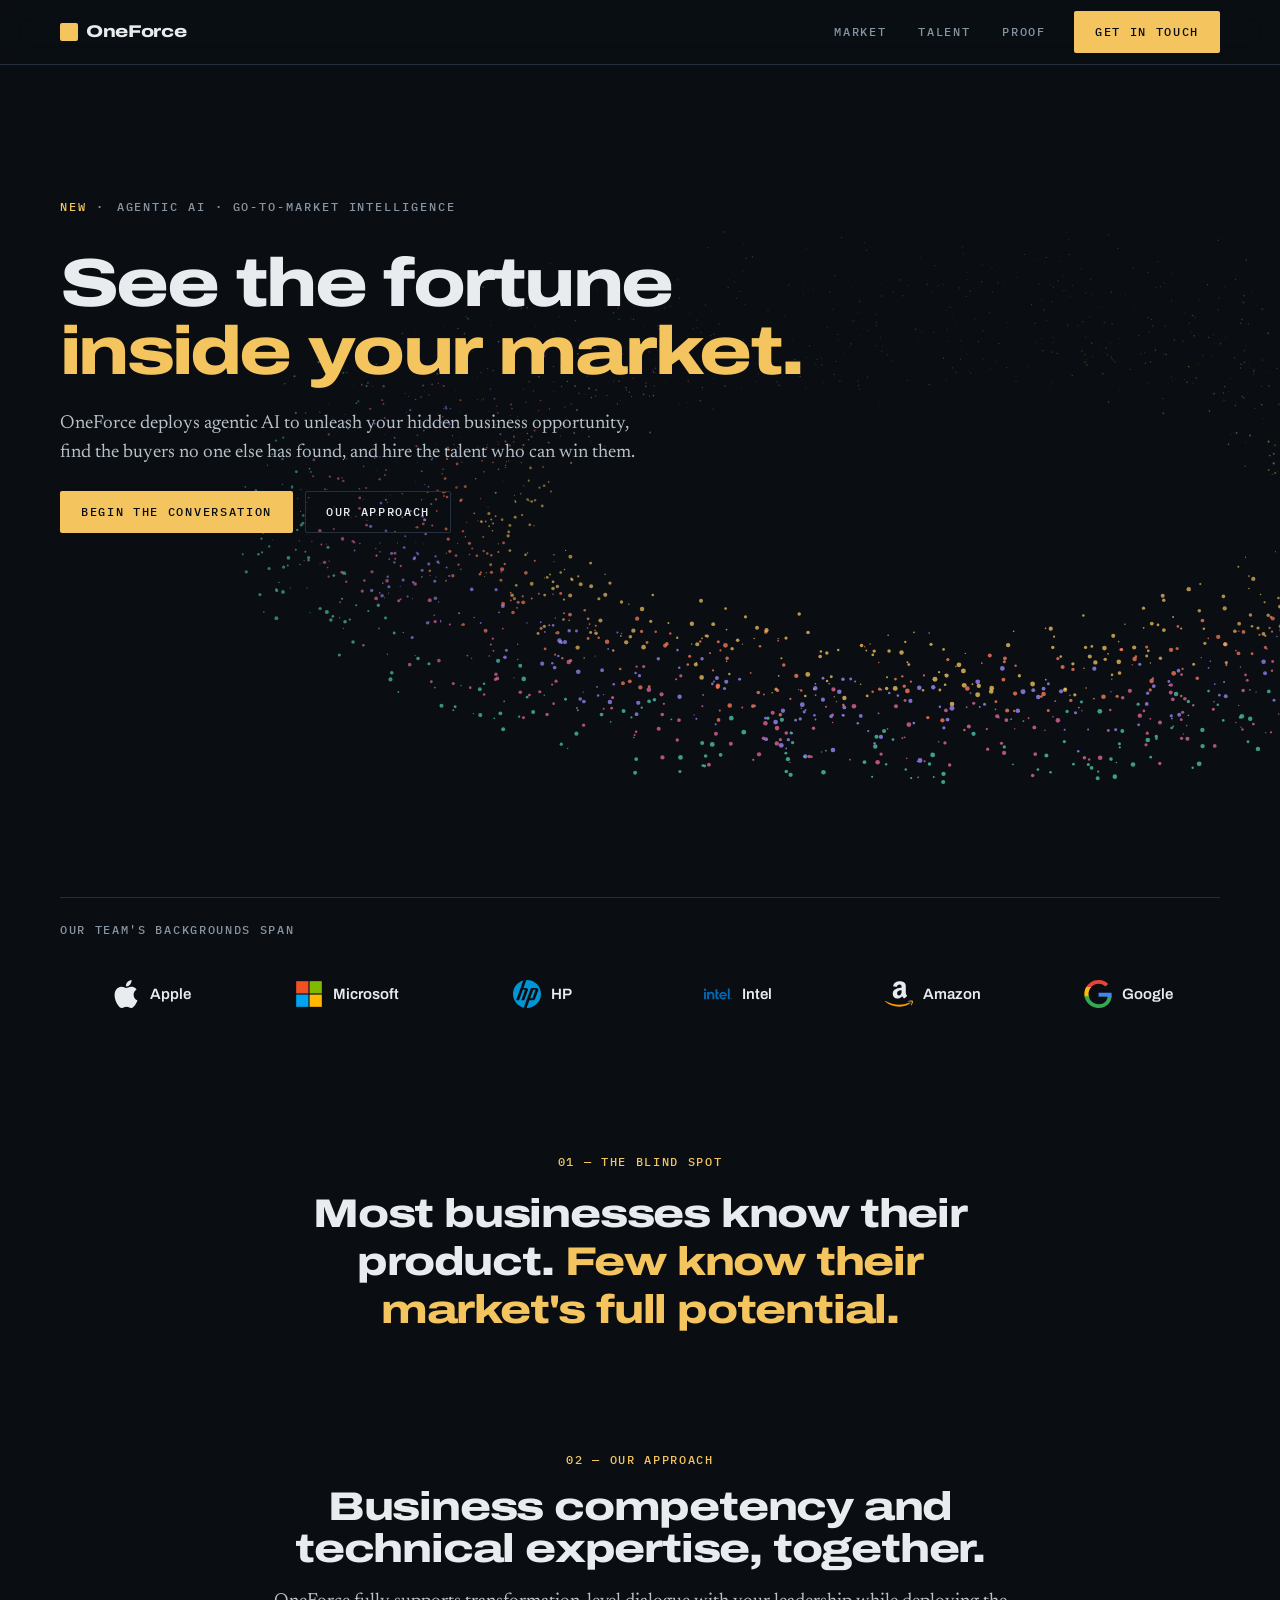
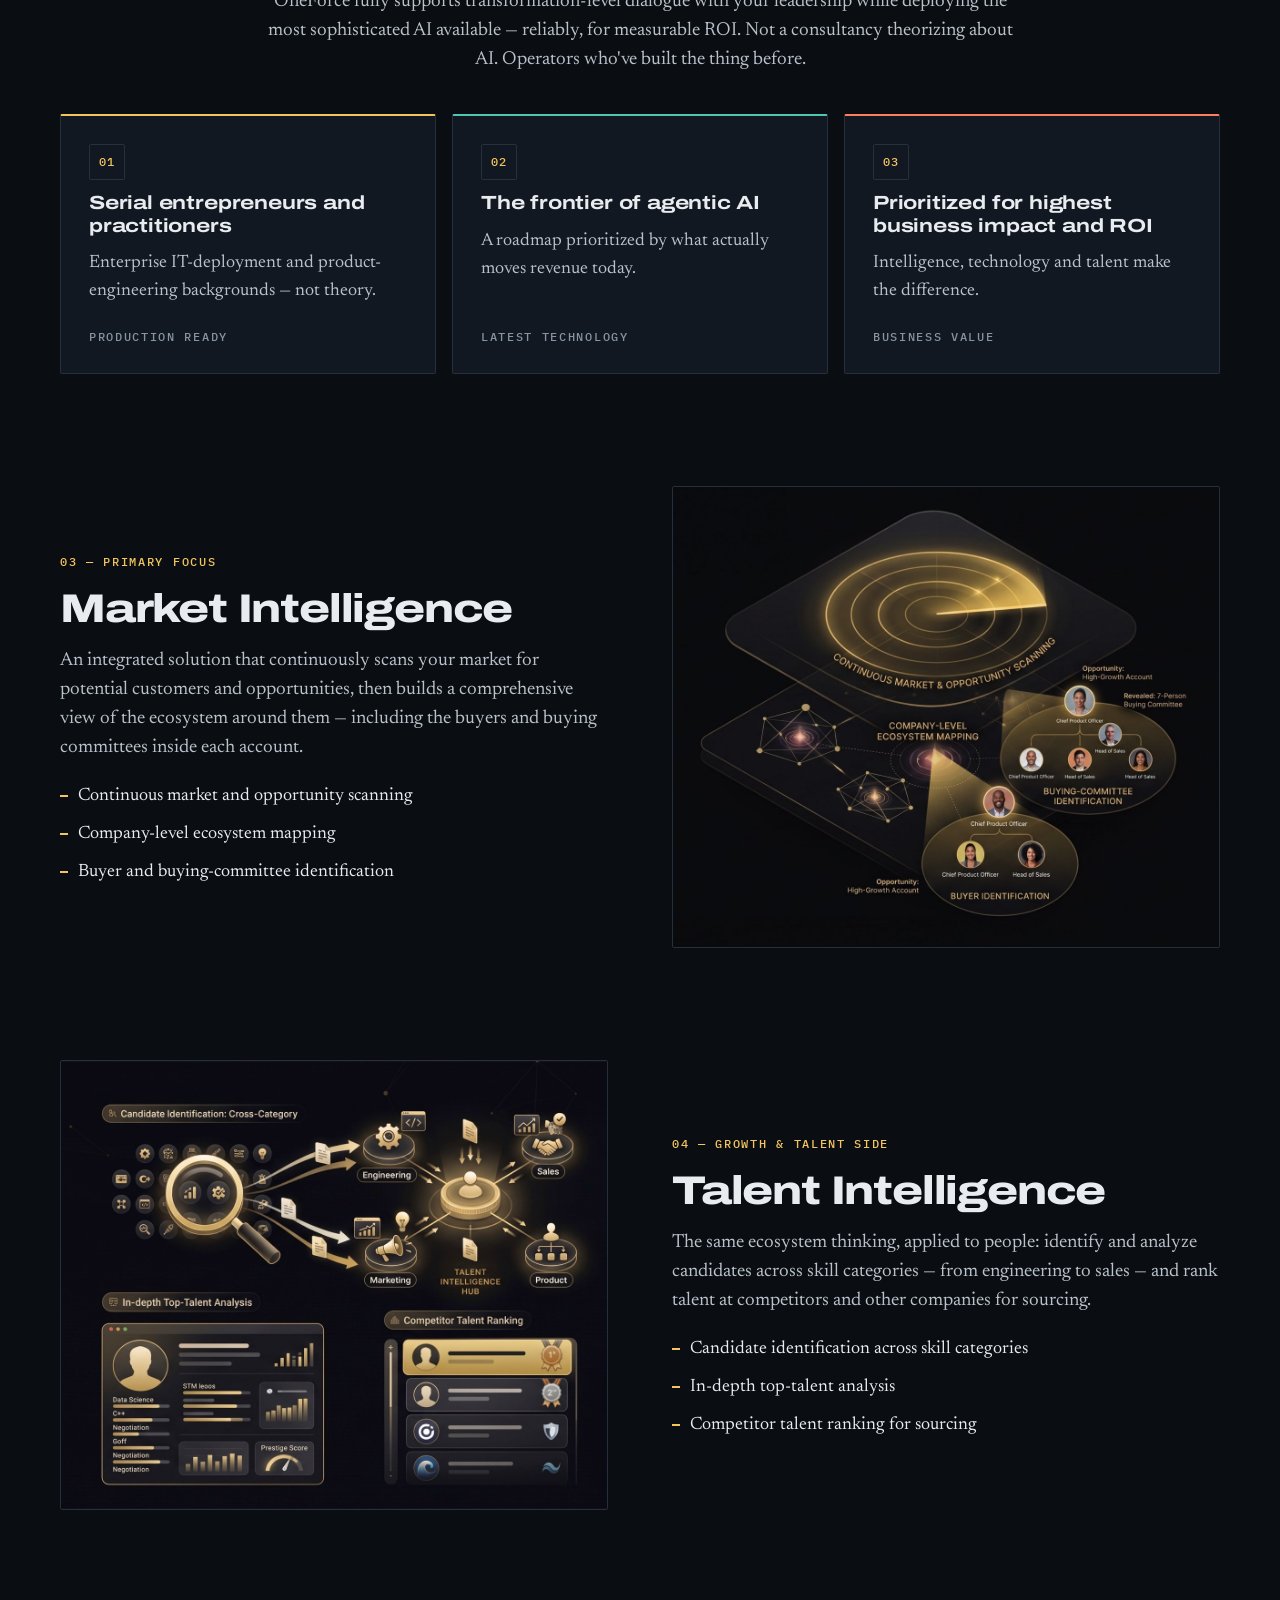
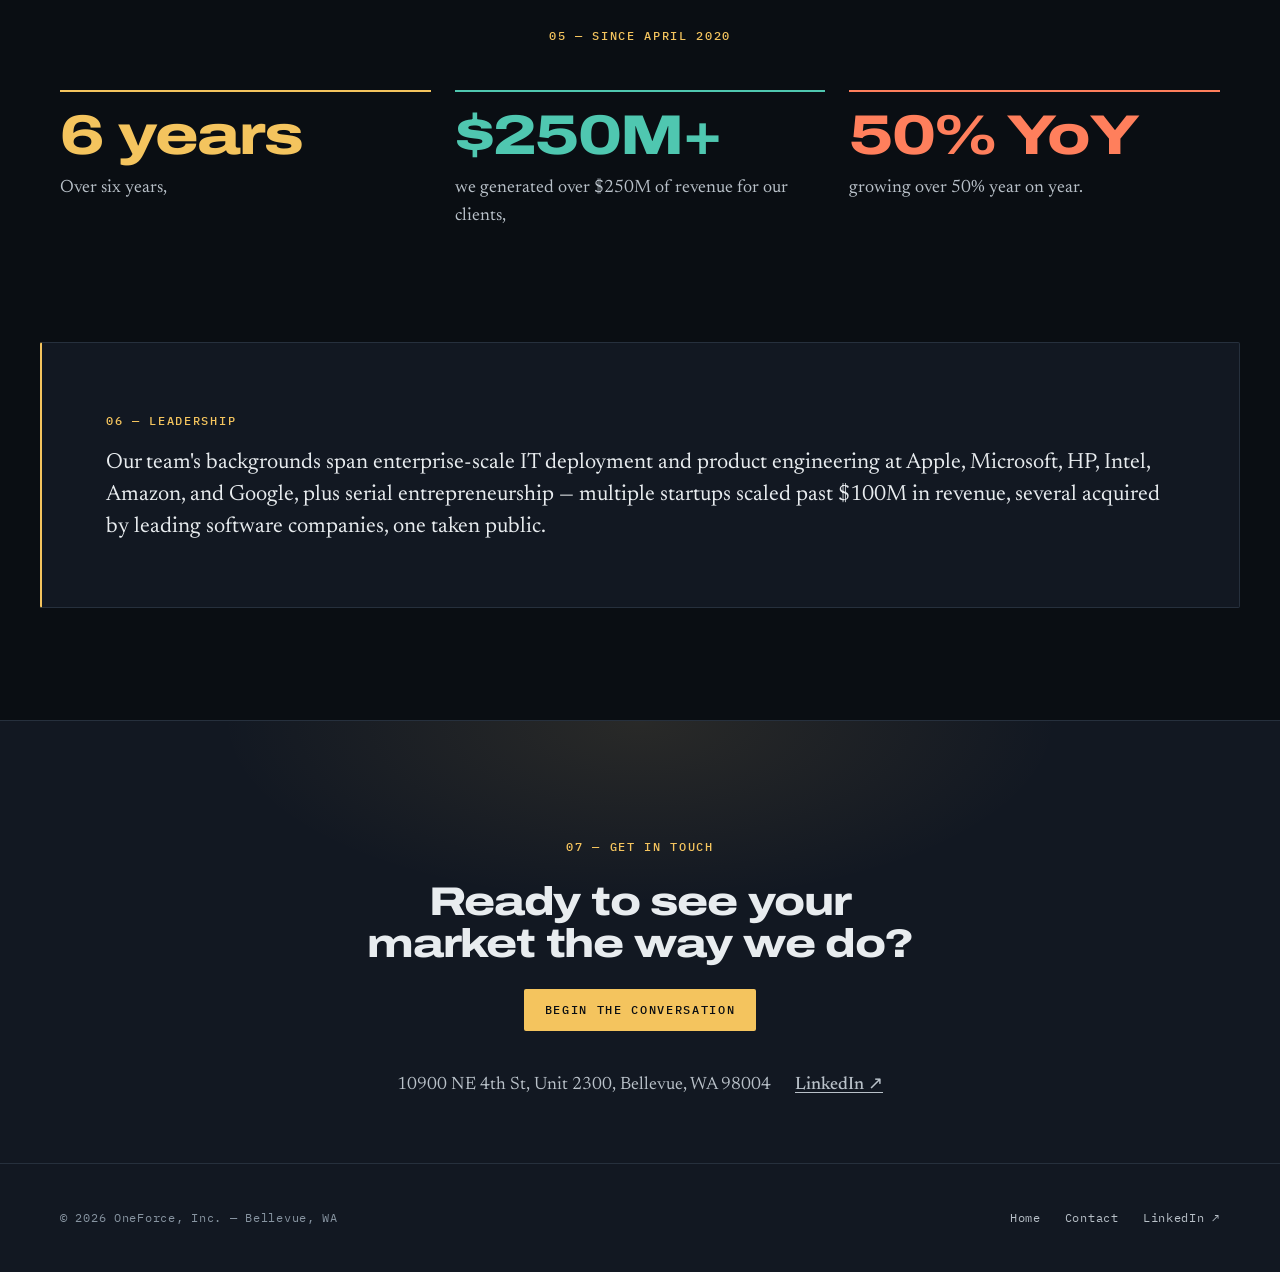
<file: index.html>
<!doctype html>
<html lang="en">
<head>
<meta charset="utf-8" />
<meta name="viewport" content="width=device-width, initial-scale=1" />
<title>OneForce — See the fortune inside your market</title>
<link rel="icon" type="image/svg+xml" href="favicon.svg" />
<meta name="description" content="OneForce deploys agentic AI to map your market's hidden opportunity, and the talent to capture it." />
<meta property="og:type" content="website" />
<meta property="og:title" content="OneForce — See the fortune inside your market" />
<meta property="og:description" content="OneForce deploys agentic AI to map your market's hidden opportunity, and the talent to capture it." />
<meta property="og:image" content="og-image.png" />
<meta name="twitter:card" content="summary_large_image" />
<link rel="preconnect" href="https://fonts.googleapis.com" />
<link rel="preconnect" href="https://fonts.gstatic.com" crossorigin />
<link href="https://fonts.googleapis.com/css2?family=Archivo:wdth,wght@62..125,400..900&family=Newsreader:ital,opsz,wght@0,6..72,400..600;1,6..72,400&family=IBM+Plex+Mono:wght@400;500&display=swap" rel="stylesheet" />
<link rel="stylesheet" href="styles.css" />
<script>(function(){try{var m=localStorage.getItem('of-theme');}catch(e){}})()</script>
<meta name="color-scheme" content="dark" />
</head>
<body>
<div class="bar" id="bar" aria-hidden="true"></div>
<a class="skip" href="#main">Skip to content</a>
<header class="nav"><div class="wrap">
  <a class="brand" href="index.html"><i aria-hidden="true"></i>OneForce</a>
  <a href="#intelligence" class="l">Market</a>
  <a href="#talent" class="l">Talent</a>
  <a href="#proof" class="l">Proof</a>
  <a href="contact.html" class="btn btn-dark">Get in touch</a>
<div class="theme" role="group" aria-label="Colour theme">
    <button type="button" data-mode="light" aria-pressed="false" aria-label="Light theme" title="Light"><svg viewBox="0 0 24 24" aria-hidden="true"><circle cx="12" cy="12" r="4"/><path d="M12 2v2M12 20v2M4.9 4.9l1.4 1.4M17.7 17.7l1.4 1.4M2 12h2M20 12h2M4.9 19.1l1.4-1.4M17.7 6.3l1.4-1.4"/></svg></button>
    <button type="button" data-mode="system" aria-pressed="false" aria-label="System theme" title="System"><svg viewBox="0 0 24 24" aria-hidden="true"><rect x="3" y="4" width="18" height="12" rx="2"/><path d="M8 20h8M12 16v4"/></svg></button>
    <button type="button" data-mode="dark" aria-pressed="false" aria-label="Dark theme" title="Dark"><svg viewBox="0 0 24 24" aria-hidden="true"><path d="M20 14.5A8 8 0 0 1 9.5 4a8 8 0 1 0 10.5 10.5z"/></svg></button>
  </div>
</div></header>
<main id="main">

<section class="hero wrap" data-od-id="hero">
  <canvas id="field" aria-hidden="true"></canvas>
  <span class="eyebrow"><b>New</b>Agentic AI · Go-to-market intelligence</span>
  <h1>See the fortune <em>inside your market.</em></h1>
  <p class="lede">OneForce deploys agentic AI to unleash your hidden business opportunity, find the buyers no one else has found, and hire the talent who can win them.</p>
  <div class="actions">
    <a href="contact.html" class="btn btn-dark">Begin the conversation</a>
    <a href="#approach" class="btn btn-light">Our approach</a>
  </div>
</section>

<section class="band wrap" data-od-id="credibility" aria-labelledby="lead-h">
  <div class="strip">
    <p class="tag" id="lead-h">Our team's backgrounds span</p>
    <div class="logos"><div class="logo-item"><svg viewBox="0 0 24 24" aria-hidden="true" focusable="false"><path fill="currentColor" d="M12.152 6.896c-.948 0-2.415-1.078-3.96-1.04-2.04.027-3.91 1.183-4.961 3.014-2.117 3.675-.546 9.103 1.519 12.09 1.013 1.454 2.208 3.09 3.792 3.039 1.52-.065 2.09-.987 3.935-.987 1.831 0 2.35.987 3.96.948 1.637-.026 2.676-1.48 3.676-2.948 1.156-1.688 1.636-3.325 1.662-3.415-.039-.013-3.182-1.221-3.22-4.857-.026-3.04 2.48-4.494 2.597-4.559-1.429-2.09-3.623-2.324-4.39-2.376-2-.156-3.675 1.09-4.61 1.09zM15.53 3.83c.843-1.012 1.4-2.427 1.245-3.83-1.207.052-2.662.805-3.532 1.818-.78.896-1.454 2.338-1.273 3.714 1.338.104 2.715-.688 3.559-1.701"/></svg><span>Apple</span></div><div class="logo-item"><svg viewBox="0 0 24 24" aria-hidden="true" focusable="false"><path fill="#F25022" d="M1 1h10.5v10.5H1z"/><path fill="#7FBA00" d="M12.5 1H23v10.5H12.5z"/><path fill="#00A4EF" d="M1 12.5h10.5V23H1z"/><path fill="#FFB900" d="M12.5 12.5H23V23H12.5z"/></svg><span>Microsoft</span></div><div class="logo-item"><svg viewBox="0 0 24 24" aria-hidden="true" focusable="false"><path fill="#0096D6" d="M12.0069 24h-.3572l2.459-6.7453h3.3796c.5907 0 1.2364-.4533 1.4424-1.0166l2.6652-7.3085c.4396-1.1952-.2473-2.1706-1.525-2.1706h-4.6983l-3.929 10.798-2.2255 6.127C3.929 22.434 0 17.6806 0 12.007 0 6.498 3.7092 1.8546 8.7647.4396L6.4705 6.759 2.6514 17.2547h2.5415L8.4488 8.339h1.9095l-3.2558 8.9158H9.644l3.0223-8.3251c.4396-1.1952-.2473-2.1706-1.525-2.1706h-2.143l2.459-6.7453C11.636 0 11.8145 0 11.9931 0 18.6285 0 24 5.3715 24 12.007c.0137 6.6216-5.3578 11.993-11.9931 11.993zM19.2742 8.325h-1.9096l-2.6789 7.336h1.9096l2.6789-7.336z"/></svg><span>HP</span></div><div class="logo-item"><svg viewBox="0 0 24 24" aria-hidden="true" focusable="false"><path fill="#0068B5" d="M20.42 7.345v9.18h1.651v-9.18zM0 7.475v1.737h1.737V7.474zm9.78.352v6.053c0 .513.044.945.13 1.292.087.34.235.618.44.828.203.21.475.359.803.451.334.093.754.136 1.255.136h.216v-1.533c-.24 0-.445-.012-.593-.037a.672.672 0 0 1-.39-.173.693.693 0 0 1-.173-.377 4.002 4.002 0 0 1-.037-.606v-2.182h1.193v-1.416h-1.193V7.827zm-3.505 2.312c-.396 0-.76.08-1.082.241-.327.161-.6.384-.822.668l-.087.117v-.902H2.658v6.256h1.639v-3.214c.018-.588.16-1.02.433-1.299.29-.297.642-.445 1.044-.445.476 0 .841.149 1.082.433.235.284.359.686.359 1.2v3.324h1.663V12.97c.006-.89-.229-1.595-.686-2.09-.458-.495-1.1-.742-1.917-.742zm10.065.006a3.252 3.252 0 0 0-2.306.946c-.29.29-.525.637-.692 1.033a3.145 3.145 0 0 0-.254 1.273c0 .452.08.878.241 1.274.161.395.39.742.674 1.032.284.29.637.526 1.045.693.408.173.86.26 1.342.26 1.397 0 2.262-.637 2.782-1.23l-1.187-.904c-.248.297-.841.699-1.583.699-.464 0-.847-.105-1.138-.321a1.588 1.588 0 0 1-.593-.872l-.019-.056h4.915v-.587c0-.451-.08-.872-.235-1.267a3.393 3.393 0 0 0-.661-1.033 3.013 3.013 0 0 0-1.02-.692 3.345 3.345 0 0 0-1.311-.248zm-16.297.118v6.256h1.651v-6.256zm16.278 1.286c1.132 0 1.664.797 1.664 1.255l-3.32.006c0-.458.525-1.255 1.656-1.261zm7.073 3.814a.606.606 0 0 0-.606.606.606.606 0 0 0 .606.606.606.606 0 0 0 .606-.606.606.606 0 0 0-.606-.606zm-.008.105a.5.5 0 0 1 .002 0 .5.5 0 0 1 .5.501.5.5 0 0 1-.5.5.5.5 0 0 1-.5-.5.5.5 0 0 1 .498-.5zm-.233.155v.699h.13v-.285h.093l.173.285h.136l-.18-.297a.191.191 0 0 0 .118-.056c.03-.03.05-.074.05-.136 0-.068-.02-.117-.063-.154-.037-.038-.105-.056-.185-.056zm.13.099h.154c.019 0 .037.006.056.012a.064.064 0 0 1 .037.031c.013.013.012.031.012.056a.124.124 0 0 1-.012.055.164.164 0 0 1-.037.031c-.019.006-.037.013-.056.013h-.154Z"/></svg><span>Intel</span></div><div class="logo-item"><svg viewBox="0 0 24 24" aria-hidden="true" focusable="false"><defs><clipPath id="amz-top"><rect x="0" y="0" width="24" height="17.6"/></clipPath><clipPath id="amz-bot"><rect x="0" y="17.6" width="24" height="7"/></clipPath></defs><path clip-path="url(#amz-top)" fill="currentColor" d="M.045 18.02c.072-.116.187-.124.348-.022 3.636 2.11 7.594 3.166 11.87 3.166 2.852 0 5.668-.533 8.447-1.595l.315-.14c.138-.06.234-.1.293-.13.226-.088.39-.046.525.13.12.174.09.336-.12.48-.256.19-.6.41-1.006.654-1.244.743-2.64 1.316-4.185 1.726a17.617 17.617 0 01-10.951-.577 17.88 17.88 0 01-5.43-3.35c-.1-.074-.151-.15-.151-.22 0-.047.021-.09.051-.13zm6.565-6.218c0-1.005.247-1.863.743-2.577.495-.71 1.17-1.25 2.04-1.615.796-.335 1.756-.575 2.912-.72.39-.046 1.033-.103 1.92-.174v-.37c0-.93-.105-1.558-.3-1.875-.302-.43-.78-.65-1.44-.65h-.182c-.48.046-.896.196-1.246.46-.35.27-.575.63-.675 1.096-.06.3-.206.465-.435.51l-2.52-.315c-.248-.06-.372-.18-.372-.39 0-.046.007-.09.022-.15.247-1.29.855-2.25 1.82-2.88.976-.616 2.1-.975 3.39-1.05h.54c1.65 0 2.957.434 3.888 1.29.135.15.27.3.405.48.12.165.224.314.283.45.075.134.15.33.195.57.06.254.105.42.135.51.03.104.062.3.076.615.01.313.02.493.02.553v5.28c0 .376.06.72.165 1.036.105.313.21.54.315.674l.51.674c.09.136.136.256.136.36 0 .12-.06.226-.18.314-1.2 1.05-1.86 1.62-1.963 1.71-.165.135-.375.15-.63.045a6.062 6.062 0 01-.526-.496l-.31-.347a9.391 9.391 0 01-.317-.42l-.3-.435c-.81.886-1.603 1.44-2.4 1.665-.494.15-1.093.227-1.83.227-1.11 0-2.04-.343-2.76-1.034-.72-.69-1.08-1.665-1.08-2.94l-.05-.076zm3.753-.438c0 .566.14 1.02.425 1.364.285.34.675.512 1.155.512.045 0 .106-.007.195-.02.09-.016.134-.023.166-.023.614-.16 1.08-.553 1.424-1.178.165-.28.285-.58.36-.91.09-.32.12-.59.135-.8.015-.195.015-.54.015-1.005v-.54c-.84 0-1.484.06-1.92.18-1.275.36-1.92 1.17-1.92 2.43l-.035-.02zm9.162 7.027c.03-.06.075-.11.132-.17.362-.243.714-.41 1.05-.5a8.094 8.094 0 011.612-.24c.14-.012.28 0 .41.03.65.06 1.05.168 1.172.33.063.09.099.228.099.39v.15c0 .51-.149 1.11-.424 1.8-.278.69-.664 1.248-1.156 1.68-.073.06-.14.09-.197.09-.03 0-.06 0-.09-.012-.09-.044-.107-.12-.064-.24.54-1.26.806-2.143.806-2.64 0-.15-.03-.27-.087-.344-.145-.166-.55-.257-1.224-.257-.243 0-.533.016-.87.046-.363.045-.7.09-1 .135-.09 0-.148-.014-.18-.044-.03-.03-.036-.047-.02-.077 0-.017.006-.03.02-.063v-.06z"/><path clip-path="url(#amz-bot)" fill="#FF9900" d="M.045 18.02c.072-.116.187-.124.348-.022 3.636 2.11 7.594 3.166 11.87 3.166 2.852 0 5.668-.533 8.447-1.595l.315-.14c.138-.06.234-.1.293-.13.226-.088.39-.046.525.13.12.174.09.336-.12.48-.256.19-.6.41-1.006.654-1.244.743-2.64 1.316-4.185 1.726a17.617 17.617 0 01-10.951-.577 17.88 17.88 0 01-5.43-3.35c-.1-.074-.151-.15-.151-.22 0-.047.021-.09.051-.13zm6.565-6.218c0-1.005.247-1.863.743-2.577.495-.71 1.17-1.25 2.04-1.615.796-.335 1.756-.575 2.912-.72.39-.046 1.033-.103 1.92-.174v-.37c0-.93-.105-1.558-.3-1.875-.302-.43-.78-.65-1.44-.65h-.182c-.48.046-.896.196-1.246.46-.35.27-.575.63-.675 1.096-.06.3-.206.465-.435.51l-2.52-.315c-.248-.06-.372-.18-.372-.39 0-.046.007-.09.022-.15.247-1.29.855-2.25 1.82-2.88.976-.616 2.1-.975 3.39-1.05h.54c1.65 0 2.957.434 3.888 1.29.135.15.27.3.405.48.12.165.224.314.283.45.075.134.15.33.195.57.06.254.105.42.135.51.03.104.062.3.076.615.01.313.02.493.02.553v5.28c0 .376.06.72.165 1.036.105.313.21.54.315.674l.51.674c.09.136.136.256.136.36 0 .12-.06.226-.18.314-1.2 1.05-1.86 1.62-1.963 1.71-.165.135-.375.15-.63.045a6.062 6.062 0 01-.526-.496l-.31-.347a9.391 9.391 0 01-.317-.42l-.3-.435c-.81.886-1.603 1.44-2.4 1.665-.494.15-1.093.227-1.83.227-1.11 0-2.04-.343-2.76-1.034-.72-.69-1.08-1.665-1.08-2.94l-.05-.076zm3.753-.438c0 .566.14 1.02.425 1.364.285.34.675.512 1.155.512.045 0 .106-.007.195-.02.09-.016.134-.023.166-.023.614-.16 1.08-.553 1.424-1.178.165-.28.285-.58.36-.91.09-.32.12-.59.135-.8.015-.195.015-.54.015-1.005v-.54c-.84 0-1.484.06-1.92.18-1.275.36-1.92 1.17-1.92 2.43l-.035-.02zm9.162 7.027c.03-.06.075-.11.132-.17.362-.243.714-.41 1.05-.5a8.094 8.094 0 011.612-.24c.14-.012.28 0 .41.03.65.06 1.05.168 1.172.33.063.09.099.228.099.39v.15c0 .51-.149 1.11-.424 1.8-.278.69-.664 1.248-1.156 1.68-.073.06-.14.09-.197.09-.03 0-.06 0-.09-.012-.09-.044-.107-.12-.064-.24.54-1.26.806-2.143.806-2.64 0-.15-.03-.27-.087-.344-.145-.166-.55-.257-1.224-.257-.243 0-.533.016-.87.046-.363.045-.7.09-1 .135-.09 0-.148-.014-.18-.044-.03-.03-.036-.047-.02-.077 0-.017.006-.03.02-.063v-.06z"/></svg><span>Amazon</span></div><div class="logo-item"><svg viewBox="0 0 24 24" aria-hidden="true" focusable="false"><defs><clipPath id="g-r"><rect x="12" y="6" width="12" height="9"/></clipPath><clipPath id="g-b"><rect x="0" y="14" width="24" height="10"/></clipPath><clipPath id="g-y"><rect x="0" y="6" width="9" height="9"/></clipPath><clipPath id="g-t"><rect x="0" y="0" width="24" height="6.5"/></clipPath></defs><path clip-path="url(#g-t)" fill="#EA4335" d="M12.48 10.92v3.28h7.84c-.24 1.84-.853 3.187-1.787 4.133-1.147 1.147-2.933 2.4-6.053 2.4-4.827 0-8.6-3.893-8.6-8.72s3.773-8.72 8.6-8.72c2.6 0 4.507 1.027 5.907 2.347l2.307-2.307C18.747 1.44 16.133 0 12.48 0 5.867 0 .307 5.387.307 12s5.56 12 12.173 12c3.573 0 6.267-1.173 8.373-3.36 2.16-2.16 2.84-5.213 2.84-7.667 0-.76-.053-1.467-.173-2.053H12.48z"/><path clip-path="url(#g-y)" fill="#FBBC05" d="M12.48 10.92v3.28h7.84c-.24 1.84-.853 3.187-1.787 4.133-1.147 1.147-2.933 2.4-6.053 2.4-4.827 0-8.6-3.893-8.6-8.72s3.773-8.72 8.6-8.72c2.6 0 4.507 1.027 5.907 2.347l2.307-2.307C18.747 1.44 16.133 0 12.48 0 5.867 0 .307 5.387.307 12s5.56 12 12.173 12c3.573 0 6.267-1.173 8.373-3.36 2.16-2.16 2.84-5.213 2.84-7.667 0-.76-.053-1.467-.173-2.053H12.48z"/><path clip-path="url(#g-b)" fill="#34A853" d="M12.48 10.92v3.28h7.84c-.24 1.84-.853 3.187-1.787 4.133-1.147 1.147-2.933 2.4-6.053 2.4-4.827 0-8.6-3.893-8.6-8.72s3.773-8.72 8.6-8.72c2.6 0 4.507 1.027 5.907 2.347l2.307-2.307C18.747 1.44 16.133 0 12.48 0 5.867 0 .307 5.387.307 12s5.56 12 12.173 12c3.573 0 6.267-1.173 8.373-3.36 2.16-2.16 2.84-5.213 2.84-7.667 0-.76-.053-1.467-.173-2.053H12.48z"/><path clip-path="url(#g-r)" fill="#4285F4" d="M12.48 10.92v3.28h7.84c-.24 1.84-.853 3.187-1.787 4.133-1.147 1.147-2.933 2.4-6.053 2.4-4.827 0-8.6-3.893-8.6-8.72s3.773-8.72 8.6-8.72c2.6 0 4.507 1.027 5.907 2.347l2.307-2.307C18.747 1.44 16.133 0 12.48 0 5.867 0 .307 5.387.307 12s5.56 12 12.173 12c3.573 0 6.267-1.173 8.373-3.36 2.16-2.16 2.84-5.213 2.84-7.667 0-.76-.053-1.467-.173-2.053H12.48z"/></svg><span>Google</span></div></div>
  </div>
</section>

<section class="band wrap narrow quote center rv" data-od-id="problem">
  <span class="tag">01 — The blind spot</span>
  <h2>Most businesses know their product. <em>Few know their market's full potential.</em></h2>
</section>

<section class="band wrap" id="approach" data-od-id="approach">
  <div class="center" style="max-width:766px;margin:0 auto">
    <span class="tag">02 — Our approach</span>
    <h2 style="margin:12px 0 16px">Business competency and technical expertise, together.</h2>
    <p class="lede">OneForce fully supports transformation-level dialogue with your leadership while deploying the most sophisticated AI available — reliably, for measurable ROI. Not a consultancy theorizing about AI. Operators who've built the thing before.</p>
  </div>
  <div class="cards">
    <article class="card rv"><span class="ico" aria-hidden="true">01</span><h3>Serial entrepreneurs and practitioners</h3><p>Enterprise IT-deployment and product-engineering backgrounds — not theory.</p><span class="tag">Production Ready</span></article>
    <article class="card rv"><span class="ico" aria-hidden="true">02</span><h3>The frontier of agentic AI</h3><p>A roadmap prioritized by what actually moves revenue today.</p><span class="tag">Latest Technology</span></article>
    <article class="card rv"><span class="ico" aria-hidden="true">03</span><h3>Prioritized for highest business impact and ROI</h3><p>Intelligence, technology and talent make the difference.</p><span class="tag">Business Value</span></article>
  </div>
</section>

<section class="band wrap" id="intelligence" data-od-id="intelligence-hub">
  <div class="split">
    <div class="copy rv">
      <span class="tag">03 — Primary focus</span>
      <h2>Market Intelligence</h2>
      <p class="lede">An integrated solution that continuously scans your market for potential customers and opportunities, then builds a comprehensive view of the ecosystem around them — including the buyers and buying committees inside each account.</p>
      <ul>
        <li>Continuous market and opportunity scanning</li>
        <li>Company-level ecosystem mapping</li>
        <li>Buyer and buying-committee identification</li>
      </ul>
    </div>
    <div class="frame rv"><img src="assets/market-intelligence.jpg" width="1200" height="1010" loading="lazy" alt="Diagram of OneForce's market intelligence system mapping accounts, buying committees, and opportunity signals" /></div>
  </div>
</section>

<section class="band wrap" id="talent" data-od-id="talent-intelligence">
  <div class="split rev">
    <div class="copy rv">
      <span class="tag">04 — Growth &amp; talent side</span>
      <h2>Talent Intelligence</h2>
      <p class="lede">The same ecosystem thinking, applied to people: identify and analyze candidates across skill categories — from engineering to sales — and rank talent at competitors and other companies for sourcing.</p>
      <ul>
        <li>Candidate identification across skill categories</li>
        <li>In-depth top-talent analysis</li>
        <li>Competitor talent ranking for sourcing</li>
      </ul>
    </div>
    <div class="frame rv"><img src="assets/talent-intelligence.jpg?v=2" width="1200" height="984" loading="lazy" alt="Diagram of OneForce's talent intelligence hub connecting candidate identification, top-talent analysis, and competitor talent ranking across engineering, sales, marketing, and product" /></div>
  </div>
</section>

<section class="band wrap" id="proof" data-od-id="proof">
  <div class="center"><span class="tag">05 — Since April 2020</span></div>
  <div class="stats">
    <div class="stat rv"><div class="n">6 years</div><p>Over six years,</p></div>
    <div class="stat rv"><div class="n">$250M+</div><p>we generated over $250M of revenue for our clients,</p></div>
    <div class="stat rv"><div class="n">50% YoY</div><p>growing over 50% year on year.</p></div>
  </div>
</section>

<section class="wideband" data-od-id="leadership">
  <div class="leader rv">
    <div><span class="tag">06 — Leadership</span>
    <p class="big" style="margin-top:12px">Our team's backgrounds span enterprise-scale IT deployment and product engineering at Apple, Microsoft, HP, Intel, Amazon, and Google, plus serial entrepreneurship — multiple startups scaled past $100M in revenue, several acquired by leading software companies, one taken public.</p></div>
  </div>
</section>

<section class="closing" data-od-id="closing">
  <div class="wrap">
    <span class="tag">07 — Get in touch</span>
    <h2>Ready to see your market the way we do?</h2>
    <div class="actions"><a href="contact.html" class="btn btn-dark">Begin the conversation</a></div>
    <div class="contact-row">
      <span>10900 NE 4th St, Unit 2300, Bellevue, WA 98004</span>
      <a href="https://www.linkedin.com/company/oneforceinc/" target="_blank" rel="noopener">LinkedIn ↗</a>
    </div>
  </div>
</section>
</main>
<footer class="foot"><div class="wrap">
  <span>© 2026 OneForce, Inc. — Bellevue, WA</span>
  <nav aria-label="Footer"><a href="index.html">Home</a><a href="contact.html">Contact</a><a href="https://www.linkedin.com/company/oneforceinc/" target="_blank" rel="noopener">LinkedIn ↗</a></nav>
</div></footer>
<script>
(function(){
  var root=document.documentElement,btns=document.querySelectorAll('.theme button');
  function cur(){try{var m=localStorage.getItem('of-theme');return m==='light'||m==='dark'?m:'system'}catch(e){return 'system'}}
  function paint(m){btns.forEach(function(b){b.setAttribute('aria-pressed',String(b.dataset.mode===m))})}
  function set(m){
    if(m==='system')root.removeAttribute('data-theme');else root.setAttribute('data-theme',m);
    try{if(m==='system')localStorage.removeItem('of-theme');else localStorage.setItem('of-theme',m)}catch(e){}
    paint(m);
  }
  btns.forEach(function(b){b.addEventListener('click',function(){set(b.dataset.mode)})});
  paint(cur());
})();
</script>
<script>
(function(){
  var els=document.querySelectorAll('.rv');
  if(!('IntersectionObserver' in window)){els.forEach(function(e){e.classList.add('in')});return;}
  var io=new IntersectionObserver(function(es){es.forEach(function(x){if(x.isIntersecting){x.target.classList.add('in');io.unobserve(x.target);}})},{threshold:.15});
  els.forEach(function(e){io.observe(e)});
})();
</script>
<script>
(function(){
  /* own drawing: four coloured bands of points in a tilted ring, slow turn; static under reduced motion */
  var c=document.getElementById('field');if(!c||!c.getContext)return;
  var x=c.getContext('2d'),dpr=Math.min(window.devicePixelRatio||1,2),W=0,H=0,P=[];
  var cols=['244,196,94','255,127,92','157,140,255','232,104,154','79,199,176'];
  var seed=830;function rnd(){seed=(seed*1664525+1013904223)>>>0;return seed/4294967296}
  for(var i=0;i<2600;i++){var b=i%5,r=.52+b*.075+(rnd()-.5)*.09,a=rnd()*6.2832;P.push({a:a,r:r,z:(rnd()-.5)*.14,s:.6+rnd()*1.7,b:b})}
  function size(){var r=c.getBoundingClientRect();W=r.width;H=r.height;c.width=W*dpr;c.height=H*dpr;x.setTransform(dpr,0,0,dpr,0,0)}
  function draw(t){
    x.clearRect(0,0,W,H);
    var cx=W*.72,cy=H*.62,R=Math.min(W,H*1.6)*.46,tilt=.38;
    for(var i=0;i<P.length;i++){var p=P[i],a=p.a+t*.00006*(1+p.b*.25);
      var px=cx+Math.cos(a)*p.r*R*1.5,py=cy+Math.sin(a)*p.r*R*tilt*1.5+p.z*R;
      x.fillStyle='rgba('+cols[p.b]+','+(.28+.5*((Math.sin(a)+1)/2))+')';
      x.beginPath();x.arc(px,py,p.s*(.7+.4*Math.sin(a)),0,6.2832);x.fill()}
  }
  var reduce=window.matchMedia&&matchMedia('(prefers-reduced-motion: reduce)').matches,vis=true;
  function loop(t){if(vis)draw(t);if(!reduce)requestAnimationFrame(loop)}
  size();window.addEventListener('resize',function(){size();draw(0)});
  if('IntersectionObserver' in window)new IntersectionObserver(function(e){vis=e[0].isIntersecting}).observe(c);
  draw(0);if(!reduce)requestAnimationFrame(loop);
  var bar=document.getElementById('bar');
  function prog(){var d=document.documentElement,m=d.scrollHeight-innerHeight;bar.style.width=(m>0?scrollY/m*100:0)+'%'}
  addEventListener('scroll',prog,{passive:true});prog();
})();
</script>
</body>
</html>
</file>
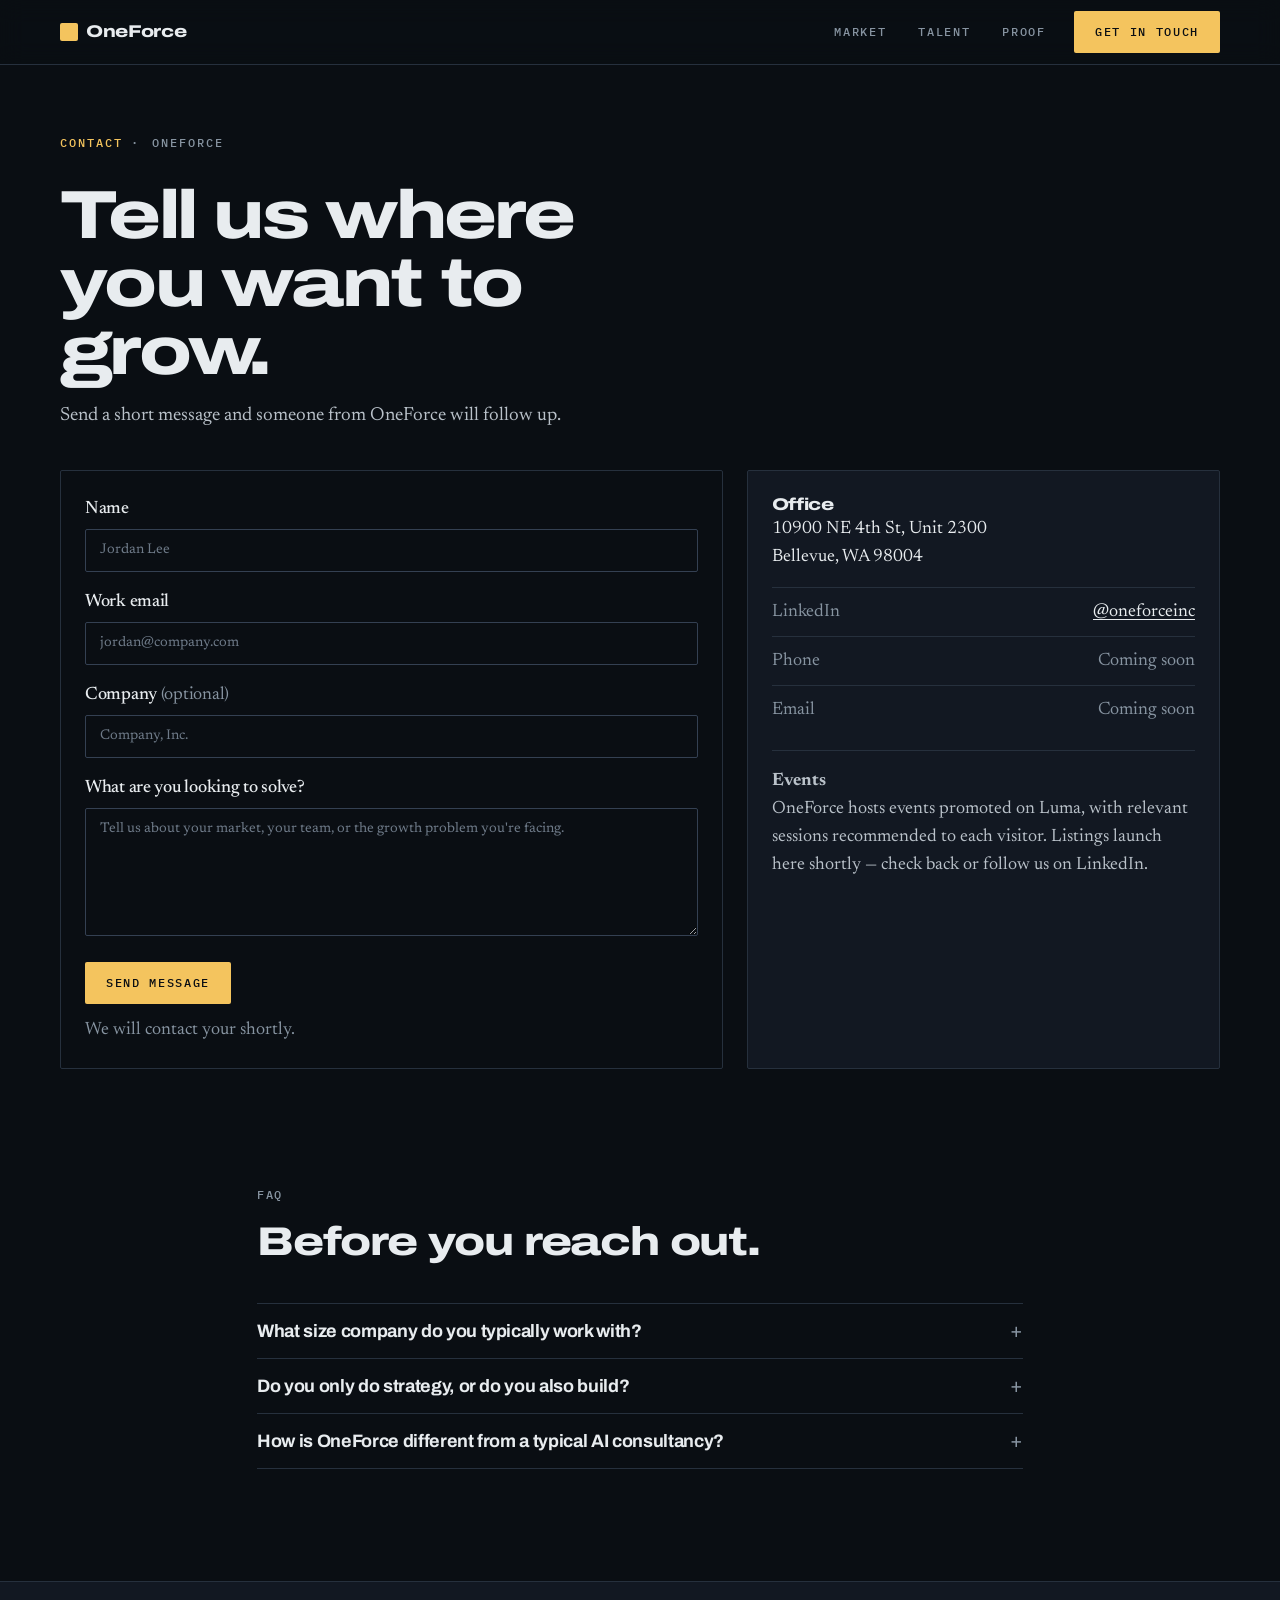
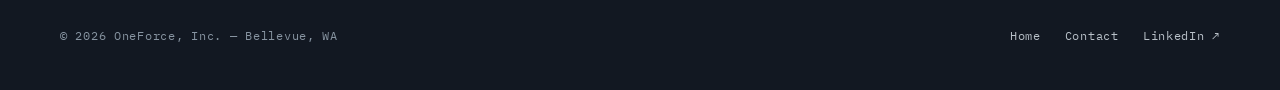
<file: contact.html>
<!doctype html>
<html lang="en">
<head>
<meta charset="utf-8" />
<meta name="viewport" content="width=device-width, initial-scale=1" />
<title>Contact — OneForce</title>
<link rel="icon" type="image/svg+xml" href="favicon.svg" />
<meta name="description" content="OneForce deploys agentic AI to map your market's hidden opportunity, and the talent to capture it." />
<meta property="og:type" content="website" />
<meta property="og:title" content="Contact — OneForce" />
<meta property="og:description" content="OneForce deploys agentic AI to map your market's hidden opportunity, and the talent to capture it." />
<meta property="og:image" content="og-image.png" />
<meta name="twitter:card" content="summary_large_image" />
<link rel="preconnect" href="https://fonts.googleapis.com" />
<link rel="preconnect" href="https://fonts.gstatic.com" crossorigin />
<link href="https://fonts.googleapis.com/css2?family=Archivo:wdth,wght@62..125,400..900&family=Newsreader:ital,opsz,wght@0,6..72,400..600;1,6..72,400&family=IBM+Plex+Mono:wght@400;500&display=swap" rel="stylesheet" />
<link rel="stylesheet" href="styles.css" />
<script>(function(){try{var m=localStorage.getItem('of-theme');}catch(e){}})()</script>
<meta name="color-scheme" content="dark" />
</head>
<body>
<a class="skip" href="#main">Skip to content</a>
<header class="nav"><div class="wrap">
  <a class="brand" href="index.html"><i aria-hidden="true"></i>OneForce</a>
  <a href="index.html#intelligence" class="l">Market</a>
  <a href="index.html#talent" class="l">Talent</a>
  <a href="index.html#proof" class="l">Proof</a>
  <a href="contact.html" class="btn btn-dark" aria-current="page">Get in touch</a>
<div class="theme" role="group" aria-label="Colour theme">
    <button type="button" data-mode="light" aria-pressed="false" aria-label="Light theme" title="Light"><svg viewBox="0 0 24 24" aria-hidden="true"><circle cx="12" cy="12" r="4"/><path d="M12 2v2M12 20v2M4.9 4.9l1.4 1.4M17.7 17.7l1.4 1.4M2 12h2M20 12h2M4.9 19.1l1.4-1.4M17.7 6.3l1.4-1.4"/></svg></button>
    <button type="button" data-mode="system" aria-pressed="false" aria-label="System theme" title="System"><svg viewBox="0 0 24 24" aria-hidden="true"><rect x="3" y="4" width="18" height="12" rx="2"/><path d="M8 20h8M12 16v4"/></svg></button>
    <button type="button" data-mode="dark" aria-pressed="false" aria-label="Dark theme" title="Dark"><svg viewBox="0 0 24 24" aria-hidden="true"><path d="M20 14.5A8 8 0 0 1 9.5 4a8 8 0 1 0 10.5 10.5z"/></svg></button>
  </div>
</div></header>
<main id="main">
<section class="page-hero wrap" data-od-id="hero">
  <span class="eyebrow"><b>Contact</b>OneForce</span>
  <h1>Tell us where you want to grow.</h1>
  <p class="lede">Send a short message and someone from OneForce will follow up.</p>
</section>

<section class="wrap" data-od-id="contact-main">
  <div class="contact-grid">
    <div class="panel">
      <form id="contact-form" novalidate>
        <div class="form-field">
          <label for="f-name">Name</label>
          <input type="text" id="f-name" name="name" placeholder="Jordan Lee" autocomplete="name" />
          <p class="form-error">Please enter your name.</p>
        </div>
        <div class="form-field">
          <label for="f-email">Work email</label>
          <input type="email" id="f-email" name="email" placeholder="jordan@company.com" autocomplete="email" />
          <p class="form-error">Please enter a valid email address.</p>
        </div>
        <div class="form-field">
          <label for="f-company">Company <span>(optional)</span></label>
          <input type="text" id="f-company" name="company" placeholder="Company, Inc." autocomplete="organization" />
        </div>
        <div class="form-field">
          <label for="f-message">What are you looking to solve?</label>
          <textarea id="f-message" name="message" placeholder="Tell us about your market, your team, or the growth problem you're facing."></textarea>
          <p class="form-error">Tell us a little more — a sentence or two is enough.</p>
        </div>
        <button type="submit" class="btn btn-dark">Send message</button>
        <p class="form-note">We will contact your shortly.</p>
        <div class="form-status" id="form-status" role="status"></div>
      </form>
    </div>

    <aside class="panel soft info">
      <h2 style="font-size:17px;line-height:20px;letter-spacing:-.34px">Office</h2>
      <p style="margin-bottom:16px">10900 NE 4th St, Unit 2300<br />Bellevue, WA 98004</p>
      <div class="row"><span class="k">LinkedIn</span><a href="https://www.linkedin.com/company/oneforceinc/" target="_blank" rel="noopener">@oneforceinc</a></div>
      <div class="row"><span class="k">Phone</span><span class="k">Coming soon</span></div>
      <div class="row"><span class="k">Email</span><span class="k">Coming soon</span></div>
      <div class="note"><strong>Events</strong><br />OneForce hosts events promoted on Luma, with relevant sessions recommended to each visitor. Listings launch here shortly — check back or follow us on LinkedIn.</div>
    </aside>
  </div>
</section>

<section class="band wrap narrow" data-od-id="faq">
  <span class="tag">FAQ</span>
  <h2 style="margin-top:12px">Before you reach out.</h2>
  <div class="faq">
    <details><summary>What size company do you typically work with?</summary>
      <p>Most engagements are with mid-market and enterprise companies in roughly the $100M–$1B revenue range — often technology services businesses, though we work across industries with companies that are technology-literate and ready to adopt agentic AI.</p></details>
    <details><summary>Do you only do strategy, or do you also build?</summary>
      <p>Both. We prioritize an AI-adoption roadmap by impact and ROI, then can drive the transformation ourselves and build custom solutions where warranted.</p></details>
    <details><summary>How is OneForce different from a typical AI consultancy?</summary>
      <p>We combine transformation-level business dialogue with deep technical roots — the team has enterprise IT-deployment and product-engineering backgrounds from companies like Apple, Microsoft, HP, Intel, and Amazon, plus serial-entrepreneurship experience scaling startups past $100M in revenue.</p></details>
  </div>
</section>
<div style="height:112px"></div>
</main>
<footer class="foot"><div class="wrap">
  <span>© 2026 OneForce, Inc. — Bellevue, WA</span>
  <nav aria-label="Footer"><a href="index.html">Home</a><a href="contact.html">Contact</a><a href="https://www.linkedin.com/company/oneforceinc/" target="_blank" rel="noopener">LinkedIn ↗</a></nav>
</div></footer>
<script>
(function(){
  var root=document.documentElement,btns=document.querySelectorAll('.theme button');
  function cur(){try{var m=localStorage.getItem('of-theme');return m==='light'||m==='dark'?m:'system'}catch(e){return 'system'}}
  function paint(m){btns.forEach(function(b){b.setAttribute('aria-pressed',String(b.dataset.mode===m))})}
  function set(m){
    if(m==='system')root.removeAttribute('data-theme');else root.setAttribute('data-theme',m);
    try{if(m==='system')localStorage.removeItem('of-theme');else localStorage.setItem('of-theme',m)}catch(e){}
    paint(m);
  }
  btns.forEach(function(b){b.addEventListener('click',function(){set(b.dataset.mode)})});
  paint(cur());
})();
</script>
<script>
(function () {
  // ---------- contact form ----------
  // Deployed as a Google Apps Script Web App bound to the intake Sheet —
  // it appends a row and emails the notify address in one doPost(). See
  // the Code.gs shared alongside this file for the exact script.
  var SHEET_ENDPOINT = 'https://script.google.com/macros/s/AKfycbzWoucciRr1GAkGWt4qey-22a7hxx4Ns76UbYdkIoBStPXYkrtLNIcgG5QmvM5SS-G2/exec';

  var form = document.getElementById('contact-form');
  if (!form) return;
  var status = document.getElementById('form-status');
  var submitBtn = form.querySelector('button[type="submit"]');
  var submitLabel = submitBtn ? submitBtn.textContent : 'Send message';

  function setInvalid(field, invalid) {
    field.closest('.form-field').classList.toggle('invalid', invalid);
  }

  form.addEventListener('submit', function (e) {
    e.preventDefault();
    var name = form.querySelector('#f-name');
    var email = form.querySelector('#f-email');
    var company = form.querySelector('#f-company');
    var message = form.querySelector('#f-message');
    var emailOk = /^[^\s@]+@[^\s@]+\.[^\s@]+$/.test(email.value.trim());
    var nameOk = name.value.trim().length > 1;
    var messageOk = message.value.trim().length > 8;

    setInvalid(name, !nameOk);
    setInvalid(email, !emailOk);
    setInvalid(message, !messageOk);

    if (!nameOk || !emailOk || !messageOk) {
      status.textContent = 'Please fill in your name, a valid email, and a short message.';
      status.className = 'form-status show';
      return;
    }

    var payload = new FormData();
    payload.append('name', name.value.trim());
    payload.append('email', email.value.trim());
    payload.append('company', company.value.trim());
    payload.append('message', message.value.trim());
    payload.append('page', location.href);
    payload.append('submittedAt', new Date().toISOString());

    if (submitBtn) { submitBtn.disabled = true; submitBtn.textContent = 'Sending…'; }

    // mode: 'no-cors' — Apps Script Web Apps don't return CORS headers, so
    // the response is opaque. That's fine: the script has already appended
    // the row and sent the email server-side by the time fetch resolves.
    // A network-level failure (offline, wrong URL, script not deployed)
    // still rejects the promise and falls into .catch below.
    fetch(SHEET_ENDPOINT, { method: 'POST', mode: 'no-cors', body: payload })
      .then(function () {
        form.reset();
        status.textContent = 'Thanks — your message is on its way. We typically reply within one business day.';
        status.className = 'form-status show ok';
      })
      .catch(function () {
        status.textContent = 'Something went wrong sending your message — please email us directly or reach out via LinkedIn.';
        status.className = 'form-status show';
      })
      .then(function () {
        if (submitBtn) { submitBtn.disabled = false; submitBtn.textContent = submitLabel; }
      });
  });
})();
</script>
</body>
</html>
</file>
<file: styles.css>
/* OneForce website design 4 - the AITX Task Exposure Matrix look (CAP-00007: ACT-00760 capture of a public page) carrying the current OneForce copy.
   Measured from the capture: ink 0a0e13 / 121822, text e8ecef, muted 8794a1, amber f4c45e, teal 4fc7b0, coral ff7f5c, violet 9d8cff, rose e8689a,
   radius 2px, Archivo display, Newsreader body, IBM Plex Mono labels. Dark only (the reference has no light theme). No text, images or code from the reference;
   the particle field is our own drawing. States and motion are additions, not measurements. */
:root{
  color-scheme:dark;
  --ink:#E8ECEF; --ink-2:#B9C1C9; --muted:#8794A1; --page:#0A0E13; --soft:#121822; --soft-2:#182030; --pill:#1B2433;
  --line:#26303D; --accent:#F4C45E; --accent-ink:#F4C45E;
  --teal:#4FC7B0; --coral:#FF7F5C; --violet:#9D8CFF; --rose:#E8689A;
  --f-sans:'Newsreader',Georgia,'Times New Roman',serif;
  --f-head:'Archivo',-apple-system,BlinkMacSystemFont,'Segoe UI',system-ui,sans-serif;
  --f-mono:'IBM Plex Mono',ui-monospace,'SF Mono',Menlo,monospace;
  --s4:4px;--s6:6px;--s8:8px;--s10:10px;--s12:12px;--s14:14px;--s16:16px;--s20:20px;--s24:24px;--s40:40px;--s64:64px;--s112:112px;
  --r-tiny:2px;--r-small:2px;--r-card:2px;--r-input:2px;--r-pill:2px;
  --container:1160px;--narrow:766px;--wide:1345px;--gutter:20px;--gap:112px;
  --nav-bg:rgba(10,14,19,.86);--chip:#121822;--btn-dark-hover:#FFD97E;--btn-light-hover:#222C3D;--card-hover:#F4C45E;--input-line:#344052;--input-line-hover:#566377;--placeholder:#6E7A88;--on-ink:#0A0E13;--shadow:rgba(0,0,0,.5);--focus-ring:rgba(244,196,94,.3);--err:#FF7F5C;--err-bg:#2B1A15;--ok:#4FC7B0;--ok-bg:#0F2623;--logo-filter:invert(1) brightness(.92);--nav-link:#8794A1;
  --t:200ms;--ease:cubic-bezier(.2,0,0,1);
}
*{box-sizing:border-box}
html{scroll-behavior:smooth}
body{margin:0;background:var(--page);color:var(--ink);font-family:var(--f-sans);font-size:14px;line-height:21px;-webkit-font-smoothing:antialiased;overflow-x:hidden}
img{max-width:100%;display:block}
a{color:inherit}
h1,h2,h3,h4,h5{margin:0;font-weight:700;color:var(--ink)}
h1{font-size:29px;line-height:1;letter-spacing:-.58px}
h2{font-size:26px;line-height:1.2;letter-spacing:-.52px}
h3{font-size:17px;line-height:20.4px;letter-spacing:-.34px}
p{margin:0}
.lede{font-size:17px;line-height:25px;color:var(--ink-2);letter-spacing:-.1px}
.skip{position:fixed;left:16px;top:-80px;z-index:400;padding:12px 20px;border-radius:var(--r-pill);background:var(--ink);color:var(--on-ink);font-weight:500;text-decoration:none;transition:top 120ms var(--ease)}
.skip:focus{top:16px}
:focus-visible{outline:2px solid var(--ink);outline-offset:3px;border-radius:var(--r-small)}
.wrap{width:100%;max-width:calc(var(--container) + 2*var(--gutter));margin:0 auto;padding:0 var(--gutter)}
.narrow{max-width:calc(var(--narrow) + 2*var(--gutter))}
.band{padding-top:var(--gap)}
.center{text-align:center}

/* theme switch: light / dark / system */
.theme{flex:none;display:inline-flex;gap:2px;padding:3px;border-radius:var(--r-pill);background:var(--soft-2);border:1px solid var(--line)}
.theme button{all:unset;box-sizing:border-box;width:30px;height:28px;border-radius:var(--r-pill);display:grid;place-items:center;cursor:pointer;color:var(--muted);transition:background var(--t) var(--ease),color var(--t) var(--ease)}
.theme button:hover{color:var(--ink)}
.theme button[aria-pressed=true]{background:var(--page);color:var(--ink);box-shadow:0 1px 2px var(--shadow)}
.theme button:focus-visible{outline:2px solid var(--ink);outline-offset:2px}
.theme svg{width:16px;height:16px;fill:none;stroke:currentColor;stroke-width:1.8;stroke-linecap:round;stroke-linejoin:round}

/* top nav */
.nav{position:sticky;top:0;z-index:100;background:var(--nav-bg);backdrop-filter:saturate(1.4) blur(12px);border-bottom:1px solid transparent}
.nav .wrap{display:flex;align-items:center;gap:var(--s24);height:64px}
.brand{font-weight:700;font-size:17px;letter-spacing:-.34px;text-decoration:none;margin-right:auto;display:flex;align-items:center;gap:var(--s8)}
.brand i{width:18px;height:18px;border-radius:var(--r-small);background:var(--accent);display:inline-block}
.nav a.l{color:var(--nav-link);font-weight:500;letter-spacing:-.28px;text-decoration:none;padding:8px 4px;display:none;transition:color var(--t) var(--ease)}
.nav a.l:hover{color:var(--ink)}
.nav a.l[aria-current=page]{color:var(--ink)}

/* buttons: pill, 14/500 */
.btn{display:inline-flex;align-items:center;justify-content:center;gap:var(--s8);padding:var(--s10) var(--s20);border-radius:var(--r-pill);font:500 14px/14px var(--f-sans);letter-spacing:-.28px;text-decoration:none;border:1px solid transparent;cursor:pointer;transition:background var(--t) var(--ease),transform 120ms var(--ease)}
.btn:active{transform:translateY(1px)}
.btn-dark{background:var(--ink);color:var(--on-ink)}
.btn-dark:hover{background:var(--btn-dark-hover)}
.btn-light{background:var(--pill);color:var(--ink)}
.btn-light:hover{background:var(--btn-light-hover)}
.btn[disabled]{opacity:.6;cursor:default}

/* eyebrow badge */
.eyebrow{display:inline-flex;align-items:center;gap:var(--s8);padding:var(--s4) var(--s12) var(--s4) var(--s4);border-radius:var(--r-pill);background:var(--soft-2);font:500 12px/16px var(--f-mono);color:var(--ink-2);letter-spacing:0}
.eyebrow b{background:var(--accent);color:#fff;border-radius:var(--r-pill);padding:var(--s4) var(--s10);font-weight:500}
.tag{font:500 12px/16px var(--f-mono);color:var(--muted);text-transform:uppercase;letter-spacing:.04em}

/* hero */
.hero{position:relative;padding-top:var(--s64);text-align:center;isolation:isolate}
.hero::before{content:"";position:absolute;top:0;left:50%;width:100vw;transform:translateX(-50%);height:640px;z-index:-1;background:
 radial-gradient(520px 320px at 18% 20%,var(--glow-a),transparent 70%),
 radial-gradient(520px 340px at 84% 10%,var(--glow-b),transparent 70%),
 radial-gradient(700px 300px at 50% 0,var(--glow-c),transparent 70%)}
.hero h1{margin:var(--s24) auto var(--s20);max-width:700px}
.hero .lede{max-width:560px;margin:0 auto}
.actions{display:flex;gap:var(--s12);justify-content:center;flex-wrap:wrap;margin-top:var(--s24)}

/* logo strip (integration strip) */
.strip{border:1px solid var(--line);border-radius:var(--r-card);background:var(--soft);padding:var(--s24) var(--s24) var(--s40);text-align:center}
.strip p.tag{margin-bottom:var(--s24)}
.logos{display:flex;flex-wrap:wrap;justify-content:center;gap:var(--s12)}
.logo-chip{background:var(--chip);border:1px solid var(--line);border-radius:var(--r-small);height:64px;width:calc(50% - 6px);display:flex;align-items:center;justify-content:center}
.logo-item{display:flex;align-items:center;justify-content:center;gap:10px;height:64px;width:calc(50% - 6px);font-weight:600;font-size:19px;color:var(--ink,inherit)}
.band .strip:has(.logo-item){border:0;background:transparent;padding-top:var(--s16);padding-bottom:var(--s16)}
.logo-item svg{height:28px;width:28px;flex:none}
.logo-chip img{height:26px;width:auto;max-width:96px;opacity:.9;filter:var(--logo-filter)}

/* quote */
.quote h2{font-size:26px;line-height:1.2}
.quote h2 em{font-style:normal;color:var(--ink-2)}
.quote .tag{display:block;margin-bottom:var(--s20)}

/* feature split */
.split{display:grid;gap:var(--s40);align-items:center}
.split h2{margin:var(--s12) 0 var(--s16)}
.split ul{list-style:none;margin:var(--s20) 0 0;padding:0;display:grid;gap:var(--s10)}
.split li{display:flex;gap:var(--s10);color:var(--ink)}
.split li::before{content:"";flex:none;width:6px;height:6px;margin-top:8px;border-radius:99px;background:var(--accent)}
.frame{border-radius:var(--r-card);overflow:hidden;background:#0b0d12;border:1px solid var(--line)}
.frame img{width:100%;height:auto}

/* cards */
.cards{display:grid;gap:var(--s16);margin-top:var(--s40)}
.card{border:1px solid var(--line);border-radius:var(--r-card);background:var(--page);padding:var(--s24);display:flex;flex-direction:column;gap:var(--s12);transition:border-color var(--t) var(--ease),box-shadow var(--t) var(--ease),transform var(--t) var(--ease)}
.card:hover{border-color:var(--card-hover);box-shadow:0 8px 24px var(--shadow);transform:translateY(-2px)}
.card .ico{width:36px;height:36px;border-radius:var(--r-small);background:var(--soft-2);display:grid;place-items:center;font:500 13px/1 var(--f-mono);color:var(--ink)}
.card p{color:var(--ink-2)}
.card .tag{margin-top:auto;padding-top:var(--s12)}

/* stats */
.stats{display:grid;gap:var(--s24);margin-top:var(--s40)}
.stat{border-top:1px solid var(--ink);padding-top:var(--s16)}
.stat .n{font-size:45px;line-height:45px;letter-spacing:-.9px;font-weight:700}
.stat p{margin-top:var(--s10);color:var(--ink-2)}

/* wide quote band (leadership) */
.wideband{max-width:calc(var(--wide) + 2*var(--gutter));margin:var(--gap) auto 0;padding:0 var(--gutter)}
.leader{background:var(--soft);border:1px solid var(--line);border-radius:var(--r-card);padding:var(--s40) var(--s24);display:grid;gap:var(--s24)}
.leader p.big{font-size:20px;line-height:26px;letter-spacing:-.4px;font-weight:600;color:var(--ink)}
.leader .logos{justify-content:flex-start;margin-top:var(--s8)}

/* closing */
.closing{position:relative;text-align:center;isolation:isolate;padding:var(--s112) 0 var(--s64);margin-top:var(--gap);background:var(--soft)}
.closing::before{content:"";position:absolute;inset:0;z-index:-1;background:radial-gradient(600px 260px at 50% 0,var(--glow-d),transparent 70%)}
.closing h2{max-width:560px;margin:var(--s20) auto var(--s12)}
.contact-row{display:flex;gap:var(--s24);justify-content:center;flex-wrap:wrap;margin-top:var(--s40);color:var(--ink-2)}
.contact-row a{font-weight:500;text-decoration:underline;text-underline-offset:3px}

/* footer */
.foot{background:var(--soft);border-top:1px solid var(--line);padding:var(--s40) 0;color:var(--muted)}
.foot .wrap{display:flex;flex-wrap:wrap;gap:var(--s16) var(--s40);justify-content:space-between}
.foot a{text-decoration:none;color:var(--ink-2)}
.foot a:hover{color:var(--ink)}
.foot nav{display:flex;gap:var(--s24)}

/* reveal (addition) */
.rv{opacity:0;transform:translateY(12px);transition:opacity 400ms var(--ease),transform 400ms var(--ease)}
.rv.in{opacity:1;transform:none}

/* contact page */
.page-hero{padding-top:var(--s64);text-align:center}
.page-hero h1{margin:var(--s24) auto var(--s16);max-width:640px}
.contact-grid{display:grid;gap:var(--s24);margin-top:var(--s40)}
.panel{border:1px solid var(--line);border-radius:var(--r-card);background:var(--page);padding:var(--s24)}
.panel.soft{background:var(--soft)}
.form-field{margin-bottom:var(--s16)}
.form-field label{display:block;font-weight:500;letter-spacing:-.28px;margin-bottom:var(--s6)}
.form-field label span{color:var(--muted);font-weight:400}
input,textarea{width:100%;font:400 14px/21px var(--f-sans);color:var(--ink);background:var(--page);border:1px solid var(--input-line);border-radius:var(--r-small);padding:var(--s10) var(--s14);transition:border-color var(--t) var(--ease),box-shadow var(--t) var(--ease)}
textarea{min-height:128px;resize:vertical}
input::placeholder,textarea::placeholder{color:var(--placeholder)}
input:hover,textarea:hover{border-color:var(--input-line-hover)}
input:focus-visible,textarea:focus-visible{outline:none;border-color:var(--ink);box-shadow:0 0 0 3px var(--focus-ring)}
.form-error{display:none;color:var(--err);font-size:13px;margin-top:var(--s6)}
.form-field.invalid input,.form-field.invalid textarea{border-color:var(--err)}
.form-field.invalid .form-error{display:block}
.form-note{margin-top:var(--s12);color:var(--muted)}
.form-status{display:none;margin-top:var(--s12);padding:var(--s12) var(--s14);border-radius:var(--r-small);background:var(--err-bg);color:var(--err)}
.form-status.show{display:block}
.form-status.ok{background:var(--ok-bg);color:var(--ok)}
.info h3{margin-bottom:var(--s10)}
.info .row{display:flex;justify-content:space-between;gap:var(--s16);padding:var(--s10) 0;border-top:1px solid var(--line)}
.info .k{color:var(--muted)}
.info .note{margin-top:var(--s16);padding-top:var(--s16);border-top:1px solid var(--line);color:var(--ink-2)}
.info a{text-decoration:underline;text-underline-offset:3px}
.faq{margin-top:var(--s40);border-top:1px solid var(--line)}
details{border-bottom:1px solid var(--line);padding:var(--s16) 0}
summary{cursor:pointer;font-weight:600;font-size:17px;line-height:22px;letter-spacing:-.34px;list-style:none;display:flex;justify-content:space-between;gap:var(--s16)}
summary::-webkit-details-marker{display:none}
summary::after{content:"+";font-weight:400;font-size:20px;line-height:20px;color:var(--muted)}
details[open] summary::after{content:"–"}
details p{margin-top:var(--s10);color:var(--ink-2)}

/* >= 810 tablet */
@media (min-width:810px){
  :root{--gutter:40px}
  h1{font-size:45px;letter-spacing:-.9px}
  h2{font-size:32px;line-height:38.4px;letter-spacing:-.64px}
  .quote h2{font-size:32px}
  .nav a.l{display:inline-block}
  .hero{padding-top:112px}
  .logo-chip,.logo-item{width:calc(33.333% - 8px)}
  .split{grid-template-columns:1fr 1fr;gap:64px}
  .split.rev .copy{order:2}
  .cards{grid-template-columns:repeat(3,1fr)}
  .stats{grid-template-columns:repeat(3,1fr)}
  .leader{padding:var(--s64) var(--s64)}
  .contact-grid{grid-template-columns:1.4fr 1fr}
}
@media (min-width:1200px){ .logo-chip,.logo-item{width:calc(16.666% - 10px)} .leader .logos{gap:var(--s12)} }
@media (min-width:1600px){ :root{--container:1240px} }
@media (prefers-reduced-motion:reduce){ html{scroll-behavior:auto} .rv{opacity:1;transform:none;transition:none} .card,.btn{transition:none} .card:hover{transform:none} }

/* ---- design 4: AITX look ---- */
.theme{display:none}
body{font-size:18px;line-height:28px}
h1,h2,h3,h4,h5{font-family:var(--f-head);font-weight:800;font-stretch:125%;letter-spacing:-.02em}
h1{font-size:34px;line-height:1;letter-spacing:-.035em;overflow-wrap:break-word}
h2{font-size:30px;line-height:1.08;letter-spacing:-.03em}
h3{font-size:19px;line-height:1.2;letter-spacing:-.01em;font-weight:700}
h1 em,h2 em{font-style:normal;color:var(--accent)}
.quote h2 em{color:var(--accent)}
.lede{font-size:19px;line-height:29px;letter-spacing:0;color:var(--ink-2)}
:focus-visible{outline:2px solid var(--accent);outline-offset:3px;border-radius:2px}
.tag,.eyebrow,.btn,.ico,.nav a.l{font-family:var(--f-mono)}
.tag{font-size:12px;letter-spacing:.14em;color:var(--muted)}
.quote .tag,.split .tag,.closing .tag,.leader .tag,.center .tag{color:var(--accent)}
.brand{font-family:var(--f-head);font-weight:800;font-stretch:125%;letter-spacing:-.02em}
.brand i{border-radius:2px;background:var(--accent)}
.nav{border-bottom:1px solid var(--line)}
.nav a.l{font-size:12px;letter-spacing:.14em;text-transform:uppercase;font-weight:500}
.btn{font-size:12px;line-height:14px;letter-spacing:.14em;text-transform:uppercase;font-weight:500;padding:13px 20px}
.btn-dark{background:var(--accent);color:var(--on-ink)}
.btn-light{background:transparent;color:var(--ink);border-color:var(--line)}
.btn-light:hover{background:var(--soft-2);border-color:var(--muted)}
.eyebrow{flex-wrap:wrap;background:transparent;padding:0;border-radius:0;font-size:12px;letter-spacing:.16em;text-transform:uppercase;color:var(--muted);gap:12px}
.eyebrow b{background:transparent;color:var(--accent);padding:0;font-weight:500}
.eyebrow b::after{content:" ·";color:var(--muted)}

/* hero: left aligned over a drawn particle field */
.hero{text-align:left;padding-top:96px;padding-bottom:40px;min-height:640px}
.hero::before{display:none}
.hero h1{max-width:760px;margin:28px 0 24px}
.hero .lede{max-width:600px;margin:0}
.actions{justify-content:flex-start}
#field{position:absolute;top:0;left:50%;transform:translateX(-50%);width:100vw;height:100%;z-index:-1;pointer-events:none}
.hero{overflow:visible}
.hero>*{position:relative}
.bar{position:fixed;top:0;left:0;height:3px;width:0;z-index:300;background:linear-gradient(90deg,var(--accent),var(--coral),var(--violet))}

.strip{background:var(--soft);padding-bottom:var(--s24)}
.band .strip:has(.logo-item){background:transparent;border:0;border-top:1px solid var(--line);border-radius:0;text-align:left;padding:var(--s24) 0 var(--s16)}
.band .strip:has(.logo-item) .logos{justify-content:flex-start}
.logo-item{font-family:var(--f-head);font-weight:600;font-size:15px;letter-spacing:0}
.quote h2{font-size:30px}
.split li::before{border-radius:0;width:8px;height:2px;margin-top:13px}
.frame{border-radius:2px;border-color:var(--line)}
.card{background:var(--soft);padding:28px;border-top:2px solid var(--line)}
.card:hover{border-color:var(--line);border-top-color:var(--accent);box-shadow:none;transform:none}
.card:nth-child(1){border-top-color:var(--accent)}
.card:nth-child(2){border-top-color:var(--teal)}
.card:nth-child(3){border-top-color:var(--coral)}
.card .ico{background:transparent;border:1px solid var(--line);border-radius:2px;color:var(--accent);font-size:12px;letter-spacing:.08em}
.stat{border-top:2px solid var(--accent)}
.stat:nth-child(2){border-top-color:var(--teal)}
.stat:nth-child(3){border-top-color:var(--coral)}
.stat .n{font-family:var(--f-head);font-stretch:125%;font-weight:800;font-size:42px;line-height:1;letter-spacing:-.03em;color:var(--accent)}
.stat:nth-child(2) .n{color:var(--teal)}
.stat:nth-child(3) .n{color:var(--coral)}
.leader{border-left:2px solid var(--accent);background:var(--soft)}
.leader p.big{font-family:var(--f-sans);font-weight:400;font-size:22px;line-height:32px;letter-spacing:0;color:var(--ink)}
.closing{background:var(--soft);border-top:1px solid var(--line)}
.closing::before{background:radial-gradient(600px 260px at 50% 0,rgba(244,196,94,.10),transparent 70%)}
.foot{font-family:var(--f-mono);font-size:12px;letter-spacing:.06em}
summary{font-family:var(--f-head);font-weight:700;font-size:18px}
.page-hero{text-align:left}
.page-hero h1{margin-left:0}
@media (min-width:810px){
  h1{font-size:68px;letter-spacing:-.04em}
  h2{font-size:40px;line-height:1.06}
  .quote h2{font-size:40px}
  .hero{padding-top:128px;min-height:720px}
  .stat .n{font-size:56px}
}
@media (prefers-reduced-motion:reduce){.bar{display:none}}
.closing .actions{justify-content:center}
.leader{margin-top:0}
</file>
